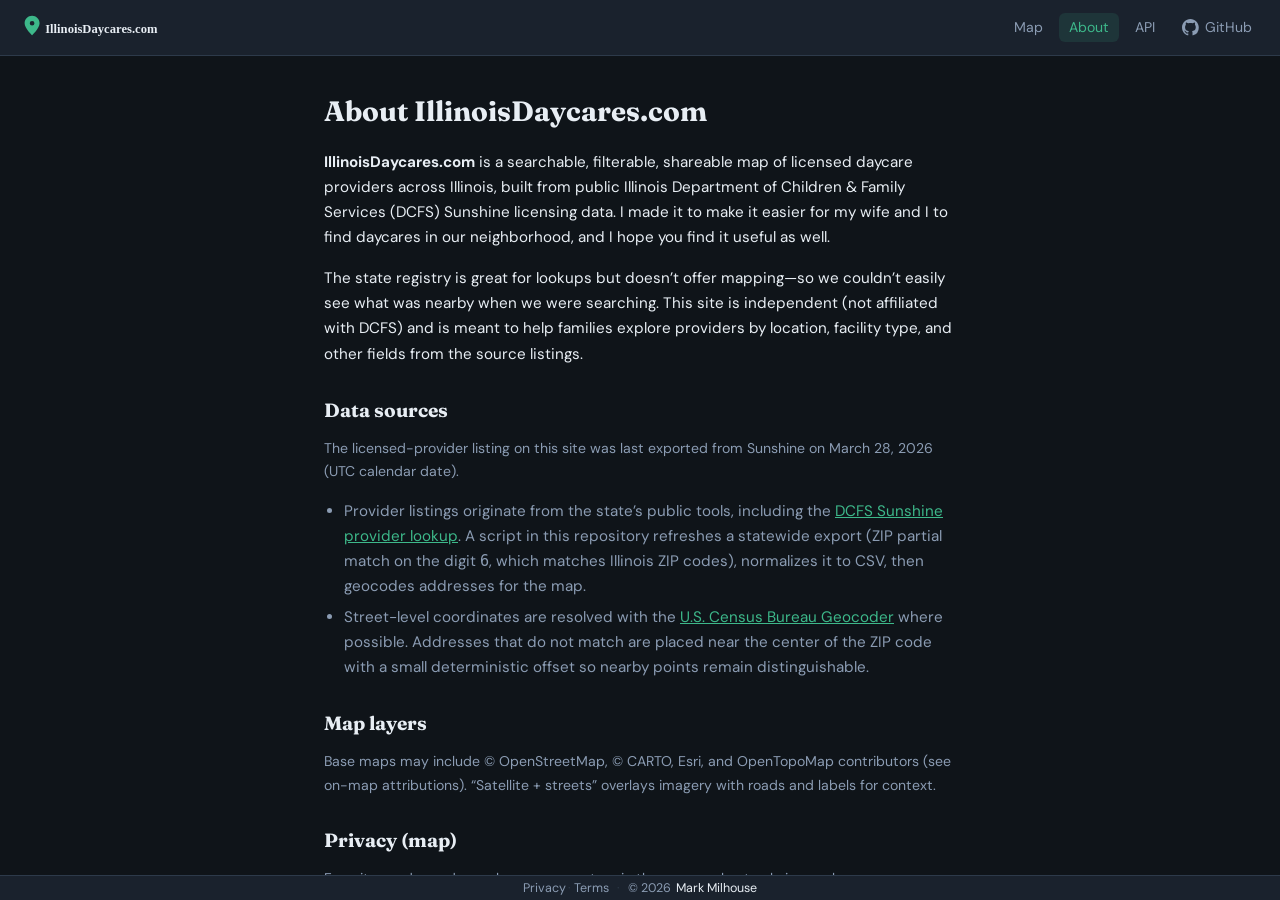
<file: about.html>
<!DOCTYPE html>
<html lang="en">
<head>
  <meta charset="utf-8" />
  <meta name="viewport" content="width=device-width, initial-scale=1" />
  <title>About — IllinoisDaycares.com</title>
  <meta name="description" content="IllinoisDaycares.com is a searchable, filterable, shareable map of licensed Illinois daycare providers from DCFS Sunshine data. How it is built, sources, and disclaimers." />
  <link rel="canonical" href="https://illinoisdaycares.com/about.html" />
  <meta property="og:type" content="website" />
  <meta property="og:url" content="https://illinoisdaycares.com/about.html" />
  <meta property="og:title" content="About — IllinoisDaycares.com" />
  <meta property="og:description" content="Searchable, filterable map of Illinois licensed daycare providers—data sources, how the map is built, and disclaimers." />
  <meta property="og:image" content="https://illinoisdaycares.com/assets/og-image-social.jpg" />
  <meta property="og:image:width" content="1200" />
  <meta property="og:image:height" content="669" />
  <meta property="og:image:type" content="image/jpeg" />
  <meta property="og:image:alt" content="IllinoisDaycares.com — about this map" />
  <meta name="twitter:card" content="summary_large_image" />
  <meta name="twitter:title" content="About — IllinoisDaycares.com" />
  <meta name="twitter:description" content="Searchable, filterable map of Illinois licensed daycare providers—sources, methodology, and disclaimers." />
  <meta name="twitter:image" content="https://illinoisdaycares.com/assets/og-image-social.jpg" />
  <link rel="icon" href="/assets/favicon.svg" type="image/svg+xml" />
  <link rel="preconnect" href="https://fonts.googleapis.com" />
  <link rel="preconnect" href="https://fonts.gstatic.com" crossorigin />
  <link href="https://fonts.googleapis.com/css2?family=DM+Sans:ital,opsz,wght@0,9..40,400;0,9..40,500;0,9..40,600;0,9..40,700;1,9..40,400&family=Fraunces:opsz,wght@9..144,600&display=swap" rel="stylesheet" />
  <link rel="stylesheet" href="/assets/site.css" />
</head>
<body>
  <a class="skip-link" href="#main">Skip to content</a>
  <header class="site-header">
    <a class="brand" href="/" aria-label="IllinoisDaycares.com home">
      <img src="/assets/logo.svg" width="248" height="36" alt="" />
    </a>
    <nav class="site-nav" aria-label="Primary">
      <a href="/">Map</a>
      <a href="/about.html" aria-current="page">About</a>
      <a href="/api.html">API</a>
      <a href="https://github.com/amne51ac/Illinois-Daycares" class="nav-github" rel="noopener noreferrer" target="_blank" title="Source on GitHub" aria-label="Source code on GitHub (opens in new tab)">
        <svg class="nav-github-icon" xmlns="http://www.w3.org/2000/svg" viewBox="0 0 16 16" fill="currentColor" aria-hidden="true" focusable="false"><path d="M8 0C3.58 0 0 3.58 0 8c0 3.54 2.29 6.53 5.47 7.59.4.07.55-.17.55-.38 0-.19-.01-.82-.01-1.49-2.01.37-2.53-.49-2.69-.94-.09-.23-.48-.94-.82-1.13-.28-.15-.68-.52-.01-.53.63-.01 1.08.58 1.23.82.72 1.21 1.87.87 2.33.66.07-.52.28-.87.51-1.07-1.78-.2-3.64-.89-3.64-3.95 0-.87.31-1.59.82-2.15-.08-.2-.36-1.02.08-2.12 0 0 .67-.21 2.2.82.64-.18 1.32-.27 2-.27.68 0 1.36.09 2 .27 1.53-1.04 2.2-.82 2.2-.82.44 1.1.16 1.92.08 2.12.51.56.82 1.27.82 2.15 0 3.07-1.87 3.75-3.65 3.95.29.25.54.73.54 1.48 0 1.07-.01 1.93-.01 2.2 0 .21.15.46.55.38A8.013 8.013 0 0016 8c0-4.42-3.58-8-8-8z"/></svg>
        <span aria-hidden="true">GitHub</span>
      </a>
    </nav>
  </header>
  <main id="main" class="prose">
    <h1>About IllinoisDaycares.com</h1>
    <p>
      <strong>IllinoisDaycares.com</strong> is a searchable, filterable, shareable map of licensed daycare providers
      across Illinois, built from public Illinois Department of Children &amp; Family Services (DCFS) Sunshine licensing
      data. I made it to make it easier for my wife and I to find daycares in our neighborhood, and I hope you find it
      useful as well.
    </p>
    <p>
      The state registry is great for lookups but doesn&rsquo;t offer mapping—so we couldn&rsquo;t easily see what was
      nearby when we were searching. This site is independent (not affiliated with DCFS) and is meant to help families
      explore providers by location, facility type, and other fields from the source listings.
    </p>
    <h2>Data sources</h2>
    <p id="data-export-date" class="muted data-export-date" aria-live="polite">
      Loading export date&hellip;
    </p>
    <ul>
      <li>
        Provider listings originate from the state&rsquo;s public tools, including the
        <a href="https://sunshine.dcfs.illinois.gov/Content/Licensing/Daycare/ProviderLookup.aspx">DCFS Sunshine provider lookup</a>.
        A script in this repository refreshes a statewide export (ZIP partial match on the digit <code>6</code>, which
        matches Illinois ZIP codes), normalizes it to CSV, then geocodes addresses for the map.
      </li>
      <li>
        Street-level coordinates are resolved with the
        <a href="https://geocoding.geo.census.gov/">U.S. Census Bureau Geocoder</a> where possible. Addresses that do
        not match are placed near the center of the ZIP code with a small deterministic offset so nearby points remain
        distinguishable.
      </li>
    </ul>
    <h2>Map layers</h2>
    <p class="muted">
      Base maps may include &copy; OpenStreetMap, &copy; CARTO, Esri, and OpenTopoMap contributors (see on-map
      attributions). &ldquo;Satellite + streets&rdquo; overlays imagery with roads and labels for context.
    </p>
    <h2>Privacy (map)</h2>
    <p class="muted">
      Favorites and saved search names you store in the map are kept only in your browser (<code>localStorage</code>).
      Share links you copy can include your search filters and, if you placed a pin, approximate coordinates and label in the URL.
    </p>
    <h2>Disclaimer</h2>
    <p>
      This site is not affiliated with DCFS or any provider. Information may be incomplete or out of date. Pins and
      distances are for exploration only and are not legal, medical, or enrollment advice. Always verify licenses and
      visit programs in person before making care decisions.
    </p>
    <h2>Open source</h2>
    <p>
      Source code is available under the MIT License. See the repository README for how to run the data build locally
      and deploy to GitHub Pages.
    </p>
  </main>
  <footer class="site-footer" role="contentinfo">
    <p class="site-footer-line">
      <span class="site-footer-legal">
        <a href="/privacy.html">Privacy</a><span class="site-footer-sep" aria-hidden="true">·</span><a href="/terms.html">Terms</a>
      </span>
      <span class="site-footer-sep" aria-hidden="true">·</span>
      © 2026 <a href="https://github.com/amne51ac" rel="noopener noreferrer" target="_blank" title="Mark Milhouse on GitHub" aria-label="Mark Milhouse on GitHub (opens in new tab)">Mark Milhouse</a>
    </p>
  </footer>
  <script>
    (function () {
      var el = document.getElementById("data-export-date");
      if (!el) return;
      fetch("/export_meta.json")
        .then(function (r) {
          return r.ok ? r.json() : Promise.reject(new Error("bad status"));
        })
        .then(function (m) {
          if (!m || !m.exportedAt) throw new Error("missing field");
          var d = new Date(m.exportedAt + "T12:00:00Z");
          if (isNaN(d.getTime())) throw new Error("bad date");
          var formatted = d.toLocaleDateString("en-US", {
            year: "numeric",
            month: "long",
            day: "numeric",
            timeZone: "UTC",
          });
          el.textContent =
            "The licensed-provider listing on this site was last exported from Sunshine on " +
            formatted +
            " (UTC calendar date).";
        })
        .catch(function () {
          el.textContent =
            "Sunshine export date is recorded in the repository file export_meta.json and updated when the data workflow fetches a new export.";
        });
    })();
  </script>
</body>
</html>
</file>
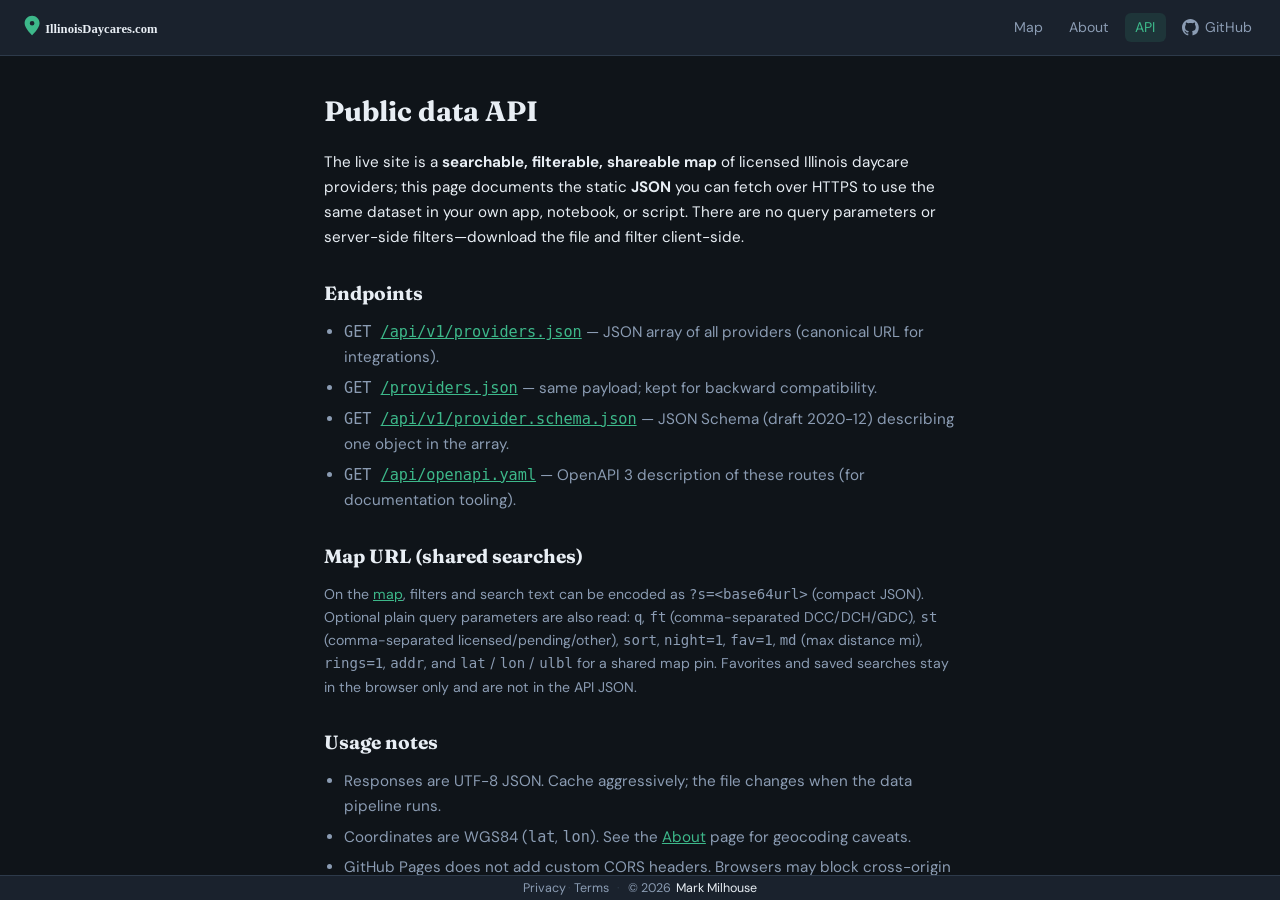
<file: api.html>
<!DOCTYPE html>
<html lang="en">
<head>
  <meta charset="utf-8" />
  <meta name="viewport" content="width=device-width, initial-scale=1" />
  <title>API — IllinoisDaycares.com</title>
  <meta name="description" content="JSON download of all Illinois licensed daycare providers for IllinoisDaycares.com—the searchable, filterable map backed by DCFS Sunshine data." />
  <link rel="canonical" href="https://illinoisdaycares.com/api.html" />
  <meta property="og:url" content="https://illinoisdaycares.com/api.html" />
  <meta property="og:title" content="API — IllinoisDaycares.com" />
  <meta property="og:description" content="Static JSON and schema for Illinois licensed daycare providers—the same dataset that powers IllinoisDaycares.com." />
  <meta property="og:image" content="https://illinoisdaycares.com/assets/og-image-social.jpg" />
  <meta property="og:image:width" content="1200" />
  <meta property="og:image:height" content="669" />
  <meta property="og:image:type" content="image/jpeg" />
  <meta property="og:image:alt" content="IllinoisDaycares.com — public data API" />
  <meta name="twitter:card" content="summary_large_image" />
  <meta name="twitter:title" content="API — IllinoisDaycares.com" />
  <meta name="twitter:description" content="Static JSON of Illinois licensed daycare providers—the dataset behind the IllinoisDaycares.com map." />
  <meta name="twitter:image" content="https://illinoisdaycares.com/assets/og-image-social.jpg" />
  <link rel="icon" href="/assets/favicon.svg" type="image/svg+xml" />
  <link rel="preconnect" href="https://fonts.googleapis.com" />
  <link rel="preconnect" href="https://fonts.gstatic.com" crossorigin />
  <link href="https://fonts.googleapis.com/css2?family=DM+Sans:ital,opsz,wght@0,9..40,400;0,9..40,600&family=Fraunces:opsz,wght@9..144,600&display=swap" rel="stylesheet" />
  <link rel="stylesheet" href="/assets/site.css" />
</head>
<body>
  <a class="skip-link" href="#main">Skip to content</a>
  <header class="site-header">
    <a class="brand" href="/" aria-label="IllinoisDaycares.com home">
      <img src="/assets/logo.svg" width="248" height="36" alt="" />
    </a>
    <nav class="site-nav" aria-label="Primary">
      <a href="/">Map</a>
      <a href="/about.html">About</a>
      <a href="/api.html" aria-current="page">API</a>
      <a href="https://github.com/amne51ac/Illinois-Daycares" class="nav-github" rel="noopener noreferrer" target="_blank" title="Source on GitHub" aria-label="Source code on GitHub (opens in new tab)">
        <svg class="nav-github-icon" xmlns="http://www.w3.org/2000/svg" viewBox="0 0 16 16" fill="currentColor" aria-hidden="true" focusable="false"><path d="M8 0C3.58 0 0 3.58 0 8c0 3.54 2.29 6.53 5.47 7.59.4.07.55-.17.55-.38 0-.19-.01-.82-.01-1.49-2.01.37-2.53-.49-2.69-.94-.09-.23-.48-.94-.82-1.13-.28-.15-.68-.52-.01-.53.63-.01 1.08.58 1.23.82.72 1.21 1.87.87 2.33.66.07-.52.28-.87.51-1.07-1.78-.2-3.64-.89-3.64-3.95 0-.87.31-1.59.82-2.15-.08-.2-.36-1.02.08-2.12 0 0 .67-.21 2.2.82.64-.18 1.32-.27 2-.27.68 0 1.36.09 2 .27 1.53-1.04 2.2-.82 2.2-.82.44 1.1.16 1.92.08 2.12.51.56.82 1.27.82 2.15 0 3.07-1.87 3.75-3.65 3.95.29.25.54.73.54 1.48 0 1.07-.01 1.93-.01 2.2 0 .21.15.46.55.38A8.013 8.013 0 0016 8c0-4.42-3.58-8-8-8z"/></svg>
        <span aria-hidden="true">GitHub</span>
      </a>
    </nav>
  </header>
  <main id="main" class="prose">
    <h1>Public data API</h1>
    <p>
      The live site is a <strong>searchable, filterable, shareable map</strong> of licensed Illinois daycare providers; this
      page documents the static <strong>JSON</strong> you can fetch over HTTPS to use the same dataset in your own app,
      notebook, or script. There are no query parameters or server-side filters—download the file and filter client-side.
    </p>
    <h2>Endpoints</h2>
    <ul>
      <li>
        <code>GET <a href="/api/v1/providers.json">/api/v1/providers.json</a></code>
        &mdash; JSON array of all providers (canonical URL for integrations).
      </li>
      <li>
        <code>GET <a href="/providers.json">/providers.json</a></code>
        &mdash; same payload; kept for backward compatibility.
      </li>
      <li>
        <code>GET <a href="/api/v1/provider.schema.json">/api/v1/provider.schema.json</a></code>
        &mdash; JSON Schema (draft 2020-12) describing one object in the array.
      </li>
      <li>
        <code>GET <a href="/api/openapi.yaml">/api/openapi.yaml</a></code>
        &mdash; OpenAPI 3 description of these routes (for documentation tooling).
      </li>
    </ul>
    <h2>Map URL (shared searches)</h2>
    <p class="muted">
      On the <a href="/">map</a>, filters and search text can be encoded as <code>?s=&lt;base64url&gt;</code> (compact JSON).
      Optional plain query parameters are also read: <code>q</code>, <code>ft</code> (comma-separated DCC/DCH/GDC),
      <code>st</code> (comma-separated licensed/pending/other), <code>sort</code>, <code>night=1</code>, <code>fav=1</code>,
      <code>md</code> (max distance mi), <code>rings=1</code>, <code>addr</code>, and <code>lat</code> / <code>lon</code> / <code>ulbl</code> for a shared map pin.
      Favorites and saved searches stay in the browser only and are not in the API JSON.
    </p>
    <h2>Usage notes</h2>
    <ul>
      <li>Responses are UTF-8 JSON. Cache aggressively; the file changes when the data pipeline runs.</li>
      <li>
        Coordinates are WGS84 (<code>lat</code>, <code>lon</code>). See the
        <a href="/about.html">About</a> page for geocoding caveats.
      </li>
      <li>
        GitHub Pages does not add custom CORS headers. Browsers may block cross-origin <code>fetch</code> from other
        sites; use a same-origin proxy or load from a server-side environment if you hit that limit.
      </li>
      <li>License: MIT (see repository <code>LICENSE</code>). Data is from public state sources; verify with DCFS before relying on it for compliance.</li>
    </ul>
  </main>
  <footer class="site-footer" role="contentinfo">
    <p class="site-footer-line">
      <span class="site-footer-legal">
        <a href="/privacy.html">Privacy</a><span class="site-footer-sep" aria-hidden="true">·</span><a href="/terms.html">Terms</a>
      </span>
      <span class="site-footer-sep" aria-hidden="true">·</span>
      © 2026 <a href="https://github.com/amne51ac" rel="noopener noreferrer" target="_blank" title="Mark Milhouse on GitHub" aria-label="Mark Milhouse on GitHub (opens in new tab)">Mark Milhouse</a>
    </p>
  </footer>
</body>
</html>
</file>
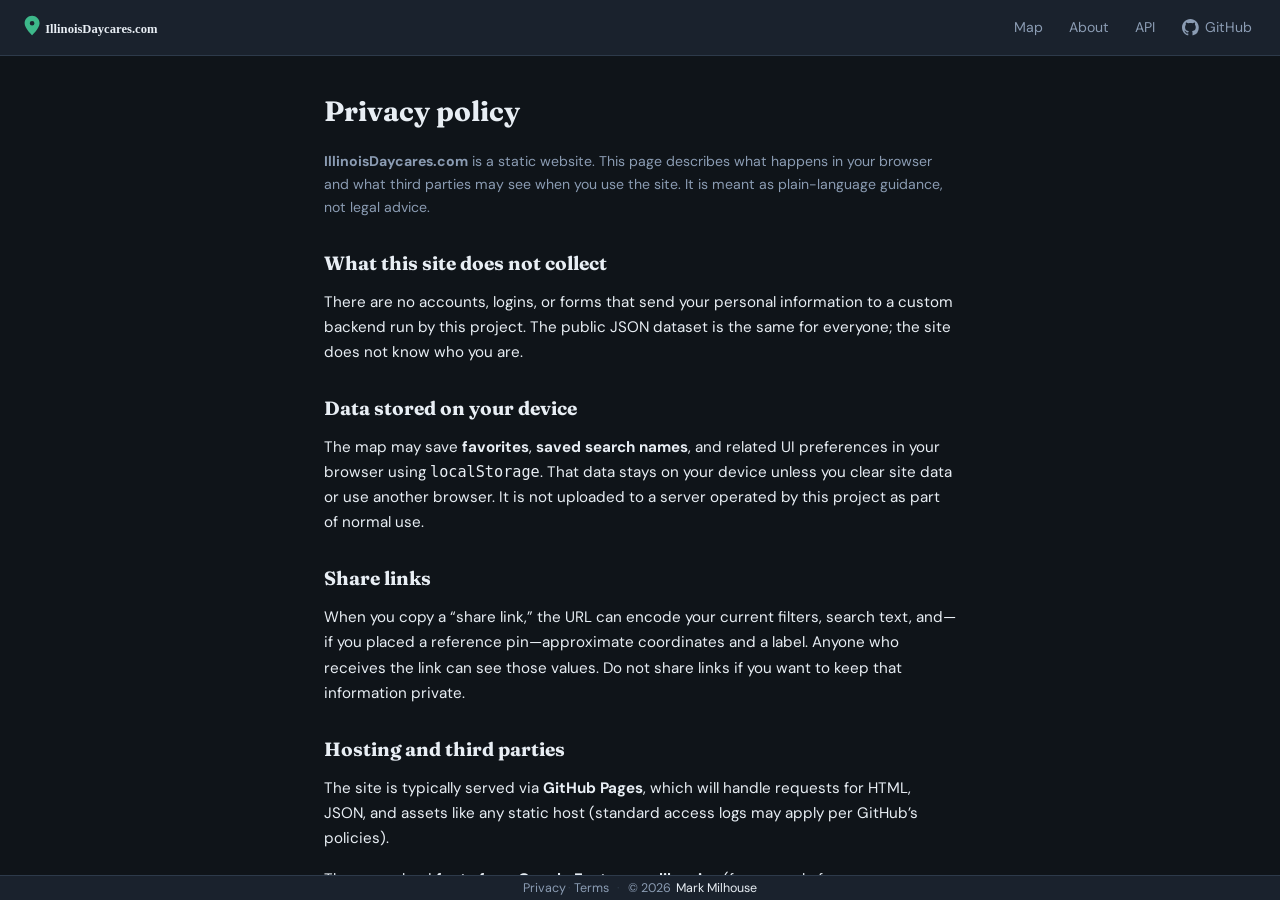
<file: privacy.html>
<!DOCTYPE html>
<html lang="en">
<head>
  <meta charset="utf-8" />
  <meta name="viewport" content="width=device-width, initial-scale=1" />
  <title>Privacy — IllinoisDaycares.com</title>
  <meta name="description" content="Privacy on IllinoisDaycares.com: the searchable Illinois daycare map—browser storage, share links, hosting, and third-party map resources." />
  <link rel="canonical" href="https://illinoisdaycares.com/privacy.html" />
  <meta property="og:type" content="website" />
  <meta property="og:url" content="https://illinoisdaycares.com/privacy.html" />
  <meta property="og:title" content="Privacy — IllinoisDaycares.com" />
  <meta property="og:description" content="Privacy practices for IllinoisDaycares.com: browser-only favorites, share links, and third-party map tiles." />
  <meta property="og:image" content="https://illinoisdaycares.com/assets/og-image-social.jpg" />
  <meta property="og:image:width" content="1200" />
  <meta property="og:image:height" content="669" />
  <meta property="og:image:type" content="image/jpeg" />
  <meta property="og:image:alt" content="IllinoisDaycares.com — privacy policy" />
  <meta name="twitter:card" content="summary_large_image" />
  <meta name="twitter:title" content="Privacy — IllinoisDaycares.com" />
  <meta name="twitter:description" content="Privacy on IllinoisDaycares.com: local storage, share URLs, and third-party map resources." />
  <meta name="twitter:image" content="https://illinoisdaycares.com/assets/og-image-social.jpg" />
  <link rel="icon" href="/assets/favicon.svg" type="image/svg+xml" />
  <link rel="preconnect" href="https://fonts.googleapis.com" />
  <link rel="preconnect" href="https://fonts.gstatic.com" crossorigin />
  <link href="https://fonts.googleapis.com/css2?family=DM+Sans:ital,opsz,wght@0,9..40,400;0,9..40,500;0,9..40,600;0,9..40,700;1,9..40,400&family=Fraunces:opsz,wght@9..144,600&display=swap" rel="stylesheet" />
  <link rel="stylesheet" href="/assets/site.css" />
</head>
<body>
  <a class="skip-link" href="#main">Skip to content</a>
  <header class="site-header">
    <a class="brand" href="/" aria-label="IllinoisDaycares.com home">
      <img src="/assets/logo.svg" width="248" height="36" alt="" />
    </a>
    <nav class="site-nav" aria-label="Primary">
      <a href="/">Map</a>
      <a href="/about.html">About</a>
      <a href="/api.html">API</a>
      <a href="https://github.com/amne51ac/Illinois-Daycares" class="nav-github" rel="noopener noreferrer" target="_blank" title="Source on GitHub" aria-label="Source code on GitHub (opens in new tab)">
        <svg class="nav-github-icon" xmlns="http://www.w3.org/2000/svg" viewBox="0 0 16 16" fill="currentColor" aria-hidden="true" focusable="false"><path d="M8 0C3.58 0 0 3.58 0 8c0 3.54 2.29 6.53 5.47 7.59.4.07.55-.17.55-.38 0-.19-.01-.82-.01-1.49-2.01.37-2.53-.49-2.69-.94-.09-.23-.48-.94-.82-1.13-.28-.15-.68-.52-.01-.53.63-.01 1.08.58 1.23.82.72 1.21 1.87.87 2.33.66.07-.52.28-.87.51-1.07-1.78-.2-3.64-.89-3.64-3.95 0-.87.31-1.59.82-2.15-.08-.2-.36-1.02.08-2.12 0 0 .67-.21 2.2.82.64-.18 1.32-.27 2-.27.68 0 1.36.09 2 .27 1.53-1.04 2.2-.82 2.2-.82.44 1.1.16 1.92.08 2.12.51.56.82 1.27.82 2.15 0 3.07-1.87 3.75-3.65 3.95.29.25.54.73.54 1.48 0 1.07-.01 1.93-.01 2.2 0 .21.15.46.55.38A8.013 8.013 0 0016 8c0-4.42-3.58-8-8-8z"/></svg>
        <span aria-hidden="true">GitHub</span>
      </a>
    </nav>
  </header>
  <main id="main" class="prose">
    <h1>Privacy policy</h1>
    <p class="muted">
      <strong>IllinoisDaycares.com</strong> is a static website. This page describes what happens in your browser and what
      third parties may see when you use the site. It is meant as plain-language guidance, not legal advice.
    </p>
    <h2>What this site does not collect</h2>
    <p>
      There are no accounts, logins, or forms that send your personal information to a custom backend run by this
      project. The public JSON dataset is the same for everyone; the site does not know who you are.
    </p>
    <h2>Data stored on your device</h2>
    <p>
      The map may save <strong>favorites</strong>, <strong>saved search names</strong>, and related UI preferences in
      your browser using <code>localStorage</code>. That data stays on your device unless you clear site data or use
      another browser. It is not uploaded to a server operated by this project as part of normal use.
    </p>
    <h2>Share links</h2>
    <p>
      When you copy a &ldquo;share link,&rdquo; the URL can encode your current filters, search text, and—if you placed
      a reference pin—approximate coordinates and a label. Anyone who receives the link can see those values. Do not
      share links if you want to keep that information private.
    </p>
    <h2>Hosting and third parties</h2>
    <p>
      The site is typically served via <strong>GitHub Pages</strong>, which will handle requests for HTML, JSON, and
      assets like any static host (standard access logs may apply per GitHub&rsquo;s policies).
    </p>
    <p>
      The pages load <strong>fonts from Google Fonts</strong>, <strong>map libraries</strong> (for example from
      unpkg/jsDelivr), and <strong>map tiles</strong> from the providers shown in the map attribution. Those services
      may process technical data such as your IP address when your browser requests their resources. See their
      respective privacy policies if you need detail.
    </p>
    <h2>Children</h2>
    <p>
      This site is a family-planning aid for adults. It is not directed at collecting information from children.
    </p>
    <h2>Changes</h2>
    <p>
      This policy may be updated occasionally. The site footer links here for the current version. Effective as of
      March 2026.
    </p>
    <p>
      <a href="/">Back to map</a>
      &nbsp;·&nbsp;
      <a href="/about.html">About</a>
    </p>
  </main>
  <footer class="site-footer" role="contentinfo">
    <p class="site-footer-line">
      <span class="site-footer-legal">
        <a href="/privacy.html" aria-current="page">Privacy</a><span class="site-footer-sep" aria-hidden="true">·</span><a href="/terms.html">Terms</a>
      </span>
      <span class="site-footer-sep" aria-hidden="true">·</span>
      © 2026 <a href="https://github.com/amne51ac" rel="noopener noreferrer" target="_blank" title="Mark Milhouse on GitHub" aria-label="Mark Milhouse on GitHub (opens in new tab)">Mark Milhouse</a>
    </p>
  </footer>
</body>
</html>
</file>
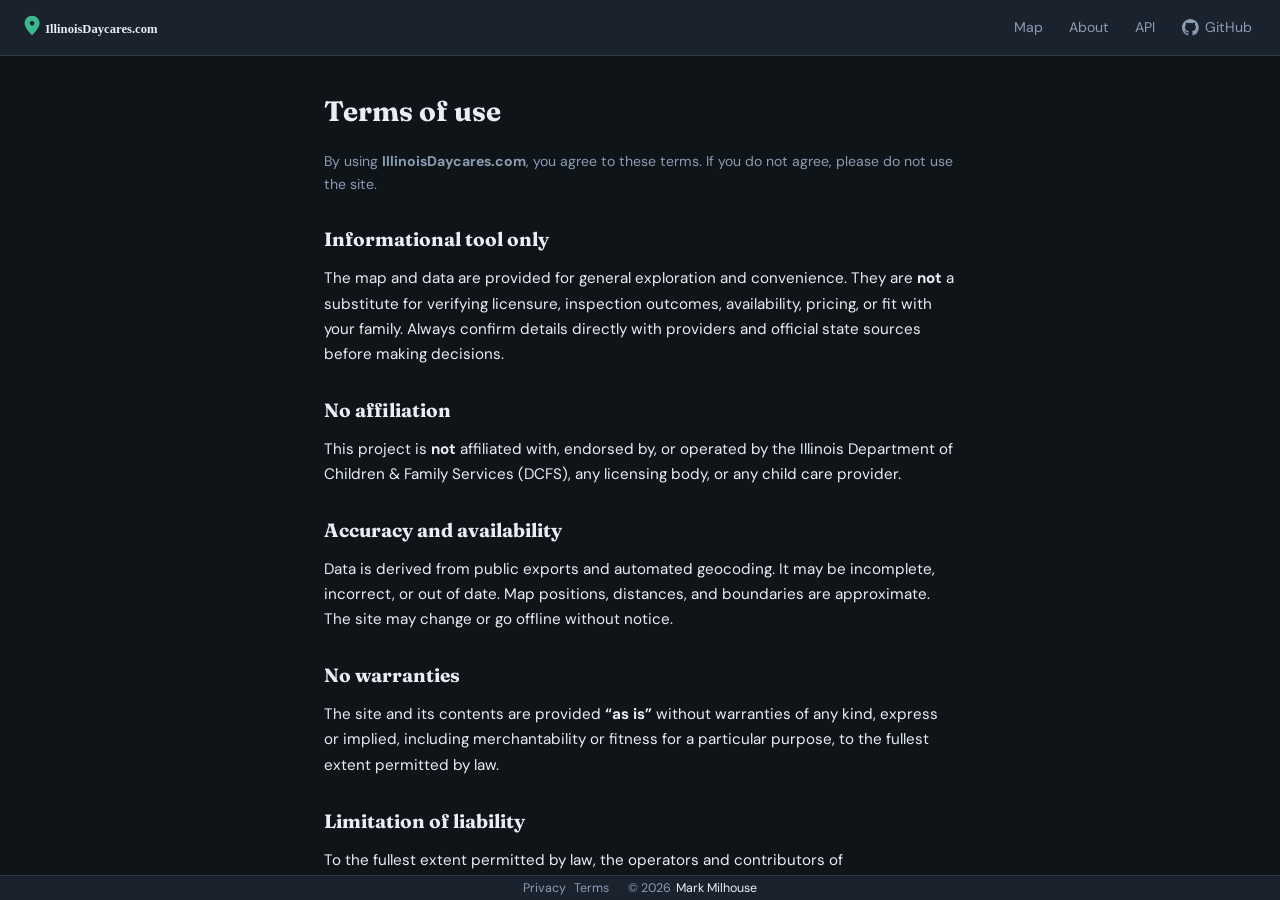
<file: terms.html>
<!DOCTYPE html>
<html lang="en">
<head>
  <meta charset="utf-8" />
  <meta name="viewport" content="width=device-width, initial-scale=1" />
  <title>Terms of use — IllinoisDaycares.com</title>
  <meta name="description" content="Terms of use for IllinoisDaycares.com—the searchable Illinois daycare map. Informational only; not affiliated with DCFS." />
  <link rel="canonical" href="https://illinoisdaycares.com/terms.html" />
  <meta property="og:type" content="website" />
  <meta property="og:url" content="https://illinoisdaycares.com/terms.html" />
  <meta property="og:title" content="Terms of use — IllinoisDaycares.com" />
  <meta property="og:description" content="Terms for IllinoisDaycares.com: informational map of licensed daycare providers; no warranty; not affiliated with DCFS." />
  <meta property="og:image" content="https://illinoisdaycares.com/assets/og-image-social.jpg" />
  <meta property="og:image:width" content="1200" />
  <meta property="og:image:height" content="669" />
  <meta property="og:image:type" content="image/jpeg" />
  <meta property="og:image:alt" content="IllinoisDaycares.com — terms of use" />
  <meta name="twitter:card" content="summary_large_image" />
  <meta name="twitter:title" content="Terms of use — IllinoisDaycares.com" />
  <meta name="twitter:description" content="Terms for IllinoisDaycares.com: informational Illinois daycare map; no warranty." />
  <meta name="twitter:image" content="https://illinoisdaycares.com/assets/og-image-social.jpg" />
  <link rel="icon" href="/assets/favicon.svg" type="image/svg+xml" />
  <link rel="preconnect" href="https://fonts.googleapis.com" />
  <link rel="preconnect" href="https://fonts.gstatic.com" crossorigin />
  <link href="https://fonts.googleapis.com/css2?family=DM+Sans:ital,opsz,wght@0,9..40,400;0,9..40,500;0,9..40,600;0,9..40,700;1,9..40,400&family=Fraunces:opsz,wght@9..144,600&display=swap" rel="stylesheet" />
  <link rel="stylesheet" href="/assets/site.css" />
</head>
<body>
  <a class="skip-link" href="#main">Skip to content</a>
  <header class="site-header">
    <a class="brand" href="/" aria-label="IllinoisDaycares.com home">
      <img src="/assets/logo.svg" width="248" height="36" alt="" />
    </a>
    <nav class="site-nav" aria-label="Primary">
      <a href="/">Map</a>
      <a href="/about.html">About</a>
      <a href="/api.html">API</a>
      <a href="https://github.com/amne51ac/Illinois-Daycares" class="nav-github" rel="noopener noreferrer" target="_blank" title="Source on GitHub" aria-label="Source code on GitHub (opens in new tab)">
        <svg class="nav-github-icon" xmlns="http://www.w3.org/2000/svg" viewBox="0 0 16 16" fill="currentColor" aria-hidden="true" focusable="false"><path d="M8 0C3.58 0 0 3.58 0 8c0 3.54 2.29 6.53 5.47 7.59.4.07.55-.17.55-.38 0-.19-.01-.82-.01-1.49-2.01.37-2.53-.49-2.69-.94-.09-.23-.48-.94-.82-1.13-.28-.15-.68-.52-.01-.53.63-.01 1.08.58 1.23.82.72 1.21 1.87.87 2.33.66.07-.52.28-.87.51-1.07-1.78-.2-3.64-.89-3.64-3.95 0-.87.31-1.59.82-2.15-.08-.2-.36-1.02.08-2.12 0 0 .67-.21 2.2.82.64-.18 1.32-.27 2-.27.68 0 1.36.09 2 .27 1.53-1.04 2.2-.82 2.2-.82.44 1.1.16 1.92.08 2.12.51.56.82 1.27.82 2.15 0 3.07-1.87 3.75-3.65 3.95.29.25.54.73.54 1.48 0 1.07-.01 1.93-.01 2.2 0 .21.15.46.55.38A8.013 8.013 0 0016 8c0-4.42-3.58-8-8-8z"/></svg>
        <span aria-hidden="true">GitHub</span>
      </a>
    </nav>
  </header>
  <main id="main" class="prose">
    <h1>Terms of use</h1>
    <p class="muted">
      By using <strong>IllinoisDaycares.com</strong>, you agree to these terms. If you do not agree, please do not use the
      site.
    </p>
    <h2>Informational tool only</h2>
    <p>
      The map and data are provided for general exploration and convenience. They are <strong>not</strong> a substitute
      for verifying licensure, inspection outcomes, availability, pricing, or fit with your family. Always confirm
      details directly with providers and official state sources before making decisions.
    </p>
    <h2>No affiliation</h2>
    <p>
      This project is <strong>not</strong> affiliated with, endorsed by, or operated by the Illinois Department of
      Children &amp; Family Services (DCFS), any licensing body, or any child care provider.
    </p>
    <h2>Accuracy and availability</h2>
    <p>
      Data is derived from public exports and automated geocoding. It may be incomplete, incorrect, or out of date.
      Map positions, distances, and boundaries are approximate. The site may change or go offline without notice.
    </p>
    <h2>No warranties</h2>
    <p>
      The site and its contents are provided <strong>&ldquo;as is&rdquo;</strong> without warranties of any kind, express
      or implied, including merchantability or fitness for a particular purpose, to the fullest extent permitted by
      law.
    </p>
    <h2>Limitation of liability</h2>
    <p>
      To the fullest extent permitted by law, the operators and contributors of IllinoisDaycares.com are not liable for
      any damages or losses arising from your use of, or inability to use, the site or the data it displays—including
      indirect or consequential damages.
    </p>
    <h2>Acceptable use</h2>
    <p>
      Do not use the site in a way that violates applicable law, harasses others, or places unreasonable load on
      infrastructure (for example, aggressive automated scraping against static hosting limits instead of downloading
      the published JSON dataset for bulk use).
    </p>
    <h2>Software license</h2>
    <p>
      Source code for the project is offered under the MIT License where noted in the repository. That license governs
      the code, not the underlying government or third-party data.
    </p>
    <h2>Changes</h2>
    <p>
      These terms may be updated from time to time. Continued use after changes constitutes acceptance of the updated
      terms. Effective as of March 2026.
    </p>
    <p>
      <a href="/">Back to map</a>
      &nbsp;·&nbsp;
      <a href="/privacy.html">Privacy</a>
    </p>
  </main>
  <footer class="site-footer" role="contentinfo">
    <p class="site-footer-line">
      <span class="site-footer-legal">
        <a href="/privacy.html">Privacy</a><span class="site-footer-sep" aria-hidden="true">·</span><a href="/terms.html" aria-current="page">Terms</a>
      </span>
      <span class="site-footer-sep" aria-hidden="true">·</span>
      © 2026 <a href="https://github.com/amne51ac" rel="noopener noreferrer" target="_blank" title="Mark Milhouse on GitHub" aria-label="Mark Milhouse on GitHub (opens in new tab)">Mark Milhouse</a>
    </p>
  </footer>
</body>
</html>
</file>
<file: assets/site.css>
:root {
  --bg: #0f1419;
  --panel: #1a222d;
  --border: #2d3a4a;
  --text: #e8eef4;
  --muted: #8b9cb3;
  --accent: #3db88a;
  --accent-dim: #2a8f6a;
  --danger: #e07a7a;
  --map-h: 100vh;
}
* { box-sizing: border-box; }
html {
  overflow-x: hidden;
  -webkit-text-size-adjust: 100%;
}
html, body { height: 100%; margin: 0; font-family: "DM Sans", system-ui, sans-serif; background: var(--bg); color: var(--text); }
body {
  display: flex;
  flex-direction: column;
  min-height: 100vh;
  min-height: 100dvh;
  overflow-x: hidden;
  width: 100%;
  max-width: 100vw;
}
.skip-link {
  position: absolute;
  left: -9999px;
  z-index: 3000;
  padding: 0.5rem 1rem;
  background: var(--accent);
  color: var(--bg);
}
.skip-link:focus { left: 0.5rem; top: 0.5rem; }
.visually-hidden {
  position: absolute;
  width: 1px;
  height: 1px;
  padding: 0;
  margin: -1px;
  overflow: hidden;
  clip: rect(0, 0, 0, 0);
  white-space: nowrap;
  border: 0;
}
a { color: var(--accent); }
a:hover { text-decoration: underline; }

.site-header {
  display: flex;
  align-items: center;
  justify-content: space-between;
  gap: 0.5rem 0.75rem;
  padding: 0.65rem 1.1rem;
  border-bottom: 1px solid var(--border);
  flex-shrink: 0;
  width: 100%;
  max-width: 100%;
  min-width: 0;
}
.site-header .brand {
  display: inline-flex;
  align-items: center;
  gap: 0.5rem;
  text-decoration: none;
  color: var(--text);
  font-family: "Fraunces", Georgia, serif;
  font-weight: 600;
  font-size: 1.05rem;
  letter-spacing: -0.02em;
  min-width: 0;
  flex-shrink: 1;
}
.site-header .brand:hover { text-decoration: none; opacity: 0.92; }
.site-header .brand img {
  display: block;
  /* SVG viewBox 248×36 — max-width must allow full width at this height or the browser scales both axes down */
  height: 34px;
  width: auto;
  max-width: min(236px, calc(100vw - 11rem));
  object-fit: contain;
  flex-shrink: 0;
}
.site-nav {
  display: flex;
  align-items: center;
  justify-content: flex-end;
  gap: 0.35rem;
  font-size: 0.88rem;
  min-width: 0;
  flex-shrink: 0;
}
.site-nav a {
  color: var(--muted);
  text-decoration: none;
  padding: 0.35rem 0.65rem;
  border-radius: 6px;
}
.site-nav a:hover { color: var(--accent); background: rgba(61, 184, 138, 0.08); }
.site-nav a[aria-current="page"] {
  color: var(--accent);
  background: rgba(61, 184, 138, 0.12);
}
.site-nav a.nav-github {
  display: inline-flex;
  align-items: center;
  gap: 0.4rem;
}
.site-nav .nav-github-icon {
  width: 1.05rem;
  height: 1.05rem;
  flex-shrink: 0;
  vertical-align: middle;
}

.site-footer {
  flex-shrink: 0;
  padding: 0.25rem 0.75rem;
  padding-bottom: calc(0.25rem + env(safe-area-inset-bottom, 0px));
  border-top: 1px solid var(--border);
  background: var(--panel);
  text-align: center;
  width: 100%;
  max-width: 100%;
  box-sizing: border-box;
}
.site-footer p {
  margin: 0;
  font-size: 0.78rem;
  line-height: 1.3;
  color: var(--muted);
  word-break: break-word;
}
.site-footer-line {
  display: flex;
  flex-wrap: wrap;
  align-items: center;
  justify-content: center;
  gap: 0.35rem;
}
.site-footer-sep {
  margin: 0 0.15rem;
  color: var(--border);
  user-select: none;
}
.site-footer a {
  color: var(--text);
  text-decoration: none;
}
.site-footer a:hover {
  color: var(--accent);
  text-decoration: underline;
}
.site-footer-legal a {
  color: var(--muted);
}
.site-footer-legal a:hover {
  color: var(--accent);
}

/* Prose pages (About, API, Privacy, Terms): header/footer stay visible; main scrolls */
body:has(> main.prose) {
  height: 100vh;
  height: 100dvh;
  max-height: 100dvh;
  overflow: hidden;
}
body:has(> main.prose) > .site-header {
  flex-shrink: 0;
  background: var(--panel);
}
body:has(> main.prose) > main.prose {
  flex: 1 1 0;
  min-height: 0;
  overflow-y: auto;
  -webkit-overflow-scrolling: touch;
}
body:has(> main.prose) > .site-footer {
  flex-shrink: 0;
}

/* Home map page: landmark wrapper (Lighthouse / a11y) */
.app-main {
  flex: 1 1 0;
  min-height: 0;
  min-width: 0;
  width: 100%;
  max-width: 100%;
  overflow: hidden;
  display: flex;
  flex-direction: column;
}
.app-main > .app {
  flex: 1 1 0;
  min-height: 0;
}
.app {
  display: grid;
  grid-template-columns: minmax(min(100%, 300px), 400px) minmax(0, 1fr);
  width: 100%;
  max-width: 100%;
  min-width: 0;
  overflow: hidden;
}
.app > .sidebar,
.app > #map {
  min-width: 0;
  max-width: 100%;
}
@media (max-width: 900px) {
  .site-header {
    flex-wrap: nowrap;
    align-items: center;
    gap: 0.35rem 0.45rem;
    padding: 0.45rem max(0.5rem, env(safe-area-inset-left)) 0.45rem max(0.5rem, env(safe-area-inset-right));
    min-width: 0;
  }
  .site-header .brand {
    min-width: 0;
  }
  .site-header .brand img {
    height: 28px;
    max-width: min(200px, calc(100vw - 11rem));
  }
  .site-nav {
    font-size: 0.72rem;
    flex: 1 1 auto;
    justify-content: flex-end;
    flex-wrap: nowrap;
    gap: 0.08rem;
    min-width: 0;
    max-width: none;
    overflow-x: auto;
    overscroll-behavior-x: contain;
    -webkit-overflow-scrolling: touch;
    scrollbar-width: none;
  }
  .site-nav::-webkit-scrollbar {
    display: none;
  }
  .site-nav a {
    padding: 0.26rem 0.34rem;
    flex-shrink: 0;
    white-space: nowrap;
  }
  .site-nav a.nav-github {
    position: relative;
    gap: 0;
    padding: 0.28rem 0.45rem;
  }
  .site-nav a.nav-github span {
    position: absolute;
    width: 1px;
    height: 1px;
    padding: 0;
    margin: -1px;
    overflow: hidden;
    clip: rect(0, 0, 0, 0);
    white-space: nowrap;
    border: 0;
  }
  .site-footer {
    padding: 0.2rem 0.55rem;
    padding-bottom: calc(0.2rem + env(safe-area-inset-bottom, 0px));
  }
  .site-footer p {
    font-size: 0.7rem;
    line-height: 1.25;
  }
  .app {
    display: flex;
    flex-direction: column;
    flex: 1 1 0;
    min-height: 0;
    overflow: hidden;
  }
  /* Collapsed: compact chrome + full-height map. Expanded (body.mobile-list-open): full-height list, map hidden. */
  body:not(.mobile-list-open) .sidebar {
    flex: 0 1 auto;
    max-height: min(46dvh, 520px);
  }
  body.mobile-list-open .sidebar {
    flex: 1 1 0;
    max-height: none;
    min-height: 0;
  }
  .sidebar {
    min-height: 0;
    overflow-x: hidden;
    overflow-y: auto;
    overscroll-behavior-y: contain;
    -webkit-overflow-scrolling: touch;
    touch-action: pan-y;
    position: relative;
    z-index: 1002;
  }
  #map {
    flex: 1 1 0;
    min-height: min(180px, 28dvh);
    z-index: 1;
  }
  body.mobile-list-open #map {
    flex: 0 0 0 !important;
    width: 0 !important;
    height: 0 !important;
    min-height: 0 !important;
    margin: 0 !important;
    padding: 0 !important;
    overflow: hidden !important;
    visibility: hidden;
    pointer-events: none;
    border: none;
  }
  .filters-wrap[open] .filters {
    max-height: none;
    overflow: visible;
  }
  .mobile-list-drawer {
    flex-shrink: 0;
  }
  .mobile-list-drawer[open] {
    flex: 1 1 0;
    min-height: 0;
    display: flex;
    flex-direction: column;
    overflow: hidden;
  }
  .mobile-list-drawer[open] > summary {
    flex-shrink: 0;
  }
  .mobile-list-drawer[open] .list-wrap {
    flex: 1 1 0;
    min-height: 0;
    overflow: auto;
    -webkit-overflow-scrolling: touch;
  }
  .mobile-list-drawer:not([open]) .list-wrap {
    /* content hidden by <details> */
    min-height: 0;
  }
  body:not(.mobile-list-open) .list-wrap {
    flex: 0 0 auto;
    min-height: 0;
  }
  /* Tighter intro on small screens so the provider list appears sooner while scrolling */
  .sidebar .intro {
    padding: 0.65rem 1rem 0.45rem;
  }
  .sidebar .intro h1 {
    font-size: 1.08rem;
    margin-bottom: 0.28rem;
  }
  .sidebar .intro .sub {
    font-size: 0.76rem;
    line-height: 1.4;
  }
  .sidebar .intro .sub + .sub {
    margin-top: 0.45rem;
  }
}
.sidebar {
  background: var(--panel);
  border-right: 1px solid var(--border);
  display: flex;
  flex-direction: column;
  min-height: 0;
  overflow-x: hidden;
}

@media (min-width: 901px) {
  .site-header .brand {
    flex-shrink: 0;
  }
  .sidebar {
    overflow-y: hidden;
    z-index: 500;
  }
  .mobile-list-drawer {
    flex: 1 1 0;
    min-height: 0;
    display: flex;
    flex-direction: column;
    overflow: hidden;
    border-bottom: none;
  }
  .mobile-list-drawer > summary {
    display: none !important;
  }
  .mobile-list-drawer .list-wrap {
    flex: 1 1 0;
    min-height: 0;
  }
  .filters-wrap[open] .filters {
    max-height: min(46vh, 380px);
    overflow-y: auto;
    -webkit-overflow-scrolling: touch;
  }
}

.sidebar .intro {
  padding: 0.85rem 1.1rem 0.5rem;
  border-bottom: 1px solid var(--border);
}
.sidebar .intro h1 {
  font-family: "Fraunces", Georgia, serif;
  font-size: 1.2rem;
  font-weight: 600;
  margin: 0 0 0.35rem;
  letter-spacing: -0.02em;
}
.sidebar .intro .sub {
  font-size: 0.8rem;
  color: var(--muted);
  line-height: 1.45;
  margin: 0;
}
.sidebar .intro .sub + .sub {
  margin-top: 0.55rem;
}
.sidebar .intro time {
  font-weight: 500;
  color: var(--text);
}

/* Welcome: one paragraph; narrow screens hide tail + inline More; Less sits after full text */
.intro-welcome-p {
  margin: 0;
}
.intro-welcome-tail {
  display: inline;
}
.intro-welcome-toggle {
  display: none;
  font: inherit;
  font-size: inherit;
  line-height: inherit;
  padding: 0;
  margin: 0;
  border: none;
  background: none;
  color: var(--accent);
  font-weight: 600;
  text-decoration: underline;
  text-underline-offset: 0.12em;
  cursor: pointer;
  vertical-align: baseline;
  white-space: nowrap;
  -webkit-appearance: none;
  appearance: none;
}
/* JS sets html.intro-narrow from innerWidth so collapse matches Brave iOS / dynamic viewports. */
html.intro-narrow .intro-welcome-p:not(.intro-welcome--expanded) .intro-welcome-tail {
  display: none !important;
}
html.intro-narrow .intro-welcome-toggle {
  display: inline-flex;
  align-items: center;
  margin-left: 0.35rem;
  min-height: 44px;
  padding: 0.2rem 0.65rem;
  border-radius: 999px;
  box-sizing: border-box;
  vertical-align: middle;
  background: rgba(255, 255, 255, 0.07);
  border: 1px solid var(--border);
  color: var(--text);
  text-decoration: none;
}
.intro-welcome-toggle:focus-visible {
  outline: 2px solid var(--accent);
  outline-offset: 2px;
  border-radius: 2px;
}
@media (min-width: 901px) {
  .intro-welcome-tail {
    display: inline !important;
  }
  html:not(.intro-narrow) .intro-welcome-toggle {
    display: none !important;
  }
}

.filters-wrap {
  border-bottom: 1px solid var(--border);
}
.filters-wrap > summary {
  list-style: none;
  cursor: pointer;
  padding: 0.65rem 1.1rem;
  font-size: 0.78rem;
  font-weight: 600;
  text-transform: uppercase;
  letter-spacing: 0.07em;
  color: var(--muted);
  display: flex;
  align-items: center;
  justify-content: space-between;
  gap: 0.5rem;
  user-select: none;
}
.filters-wrap > summary::-webkit-details-marker { display: none; }
.filters-wrap > summary::after {
  content: "";
  width: 0.45rem;
  height: 0.45rem;
  border-right: 2px solid var(--muted);
  border-bottom: 2px solid var(--muted);
  transform: rotate(45deg);
  transition: transform 0.2s ease;
  flex-shrink: 0;
}
.filters-wrap[open] > summary::after {
  transform: rotate(-135deg);
  margin-top: 0.2rem;
}
.filters-wrap > summary:hover { color: var(--text); }
.favorites-accordion-body {
  padding: 0 1.1rem 0.85rem;
}
/* Desktop sidebar does not scroll; cap favorites height so list is scrollable */
@media (min-width: 901px) {
  .favorites-accordion[open] .favorites-accordion-body {
    max-height: min(42vh, 22rem);
    overflow-y: auto;
    overscroll-behavior: contain;
    -webkit-overflow-scrolling: touch;
  }
}
.favorites-empty {
  margin: 0;
  font-size: 0.8rem;
  line-height: 1.45;
}
.favorites-accordion-list {
  list-style: none;
  margin: 0;
  padding: 0;
  display: flex;
  flex-direction: column;
  gap: 0.35rem;
}
.favorites-accordion-item {
  display: flex;
  align-items: stretch;
  gap: 0.25rem;
  border-radius: 6px;
  border: 1px solid var(--border);
  overflow: hidden;
  background: var(--bg);
}
.favorites-accordion-row {
  flex: 1;
  min-width: 0;
  display: flex;
  align-items: center;
  justify-content: space-between;
  gap: 0.5rem;
  padding: 0.4rem 0.5rem;
  border: none;
  background: transparent;
  color: var(--text);
  font: inherit;
  font-size: 0.8rem;
  text-align: left;
  cursor: pointer;
}
.favorites-accordion-row:hover {
  background: rgba(255, 255, 255, 0.04);
}
.favorites-accordion-name {
  min-width: 0;
  overflow: hidden;
  text-overflow: ellipsis;
  white-space: nowrap;
}
.favorites-accordion-meta {
  flex-shrink: 0;
  font-size: 0.72rem;
}
.favorites-accordion-remove {
  flex-shrink: 0;
  width: 2rem;
  border: none;
  border-left: 1px solid var(--border);
  background: var(--panel);
  color: var(--muted);
  font-size: 1.1rem;
  line-height: 1;
  cursor: pointer;
  padding: 0;
}
.favorites-accordion-remove:hover {
  color: var(--accent);
  background: var(--bg);
}
.favorites-summary-text {
  min-width: 0;
}
.favorites-accordion-count {
  font-weight: 500;
  color: var(--muted);
}
.filters {
  padding: 0 1.1rem 0.85rem;
  display: flex;
  flex-direction: column;
  gap: 0.65rem;
  font-size: 0.82rem;
}
.filters label:not(.inline) {
  color: var(--muted);
  font-size: 0.72rem;
  text-transform: uppercase;
  letter-spacing: 0.06em;
  display: block;
  margin-bottom: 0.25rem;
}
.filters input[type="search"] {
  width: 100%;
  padding: 0.45rem 0.55rem;
  border-radius: 6px;
  border: 1px solid var(--border);
  background: var(--bg);
  color: var(--text);
  font: inherit;
}
.filters fieldset.filter-fieldset {
  border: 1px solid var(--border);
  border-radius: 8px;
  margin: 0;
  padding: 0.5rem 0.6rem 0.55rem;
}
.filters fieldset.filter-fieldset legend {
  padding: 0 0.35rem;
  font-size: 0.72rem;
  color: var(--muted);
  text-transform: uppercase;
  letter-spacing: 0.06em;
}
.radio-col { display: flex; flex-direction: column; gap: 0.35rem; }
.radio-col label.inline { font-size: 0.8rem; }
.radio-col input { accent-color: var(--accent); }
.checks { display: flex; flex-wrap: wrap; gap: 0.5rem 1rem; }
.checks label.inline {
  display: inline-flex;
  align-items: center;
  gap: 0.35rem;
  color: var(--text);
  font-size: 0.82rem;
  text-transform: none;
  letter-spacing: normal;
  cursor: pointer;
}
.checks input { accent-color: var(--accent); }
.addr-row { display: flex; gap: 0.4rem; flex-wrap: wrap; align-items: stretch; }
.addr-row input[type="text"] {
  flex: 1;
  min-width: 140px;
  padding: 0.45rem 0.55rem;
  border-radius: 6px;
  border: 1px solid var(--border);
  background: var(--bg);
  color: var(--text);
  font: inherit;
}
.btn-row { display: flex; flex-wrap: wrap; gap: 0.35rem; margin-top: 0.4rem; }
.btn-row button, .addr-row button {
  font: inherit;
  font-size: 0.78rem;
  padding: 0.4rem 0.55rem;
  border-radius: 6px;
  border: 1px solid var(--border);
  background: var(--bg);
  color: var(--text);
  cursor: pointer;
}
.btn-row button.primary, .addr-row button.primary {
  background: rgba(61, 184, 138, 0.2);
  border-color: var(--accent-dim);
  color: var(--accent);
}
.btn-row button.danger {
  color: var(--danger);
  border-color: rgba(224, 122, 122, 0.45);
}
.btn-row button:disabled { opacity: 0.45; cursor: not-allowed; }
.geo-hint { font-size: 0.72rem; color: var(--muted); margin-top: 0.35rem; line-height: 1.35; }
.geo-error { font-size: 0.75rem; color: var(--danger); margin-top: 0.35rem; }
.max-dist-row { display: flex; align-items: center; gap: 0.5rem; flex-wrap: wrap; margin-top: 0.45rem; }
.max-dist-row input[type="number"] {
  width: 4.5rem;
  padding: 0.35rem 0.45rem;
  border-radius: 6px;
  border: 1px solid var(--border);
  background: var(--bg);
  color: var(--text);
  font: inherit;
}
label.sort-dist.sort-off { opacity: 0.45; }
.meta-bar {
  padding: 0.45rem 1.1rem;
  font-size: 0.78rem;
  color: var(--muted);
  border-bottom: 1px solid var(--border);
  display: flex;
  justify-content: space-between;
  align-items: center;
  gap: 0.5rem;
}
.meta-bar button {
  font: inherit;
  font-size: 0.75rem;
  padding: 0.25rem 0.5rem;
  border-radius: 4px;
  border: 1px solid var(--border);
  background: transparent;
  color: var(--accent);
  cursor: pointer;
}
.meta-bar button:hover { border-color: var(--accent); }
.list-wrap {
  flex: 1 1 0;
  overflow: auto;
  min-height: 0;
  -webkit-overflow-scrolling: touch;
}
.list { padding: 0; }
.list.vlist { padding: 0; min-width: 0; }
.list-inner {
  position: relative;
  min-width: 0;
  box-sizing: border-box;
}
.list-slice {
  position: absolute;
  left: 0;
  right: 0;
  top: 0;
  width: 100%;
  box-sizing: border-box;
  padding: 0.35rem 0.5rem 1rem;
  will-change: transform;
}
.card {
  padding: 0.65rem 0.6rem;
  margin-bottom: 0.35rem;
  border-radius: 8px;
  border: 1px solid transparent;
  cursor: pointer;
  transition: background 0.12s, border-color 0.12s;
}
.card:hover { background: rgba(61, 184, 138, 0.08); }
.card.selected {
  background: rgba(61, 184, 138, 0.15);
  border-color: var(--accent-dim);
}
.card-top {
  display: flex;
  gap: 0.45rem;
  align-items: flex-start;
  margin-bottom: 0.25rem;
}
.card-fav {
  flex-shrink: 0;
  margin: 0;
  padding: 0.05rem 0.15rem;
  border: none;
  background: transparent;
  color: #e8b84a;
  font-size: 1.05rem;
  line-height: 1;
  cursor: pointer;
  border-radius: 4px;
}
.card-fav:hover { background: rgba(232, 184, 74, 0.12); }
.card-fav[aria-pressed="true"] { color: #ffd166; }
.card-top .name {
  flex: 1;
  min-width: 0;
  font-weight: 600;
  font-size: 0.88rem;
  line-height: 1.25;
  margin: 0;
}
.card .line { font-size: 0.75rem; color: var(--muted); }
.card .badge {
  display: inline-block;
  margin-top: 0.35rem;
  font-size: 0.65rem;
  padding: 0.15rem 0.4rem;
  border-radius: 4px;
  background: var(--bg);
  color: var(--muted);
}
#map {
  width: 100%;
  max-width: 100%;
  min-width: 0;
  background: #1c252e;
  position: relative;
  overflow: hidden;
}
@media (min-width: 901px) {
  #map {
    height: 100%;
    min-height: 200px;
  }
}
.leaflet-container {
  max-width: 100% !important;
  width: 100% !important;
}
.leaflet-popup-content-wrapper {
  border-radius: 10px;
  padding: 0;
  overflow: hidden;
}
.leaflet-popup-content { margin: 0; min-width: 0; max-width: min(320px, calc(100vw - 3rem)); }
.popup-inner { padding: 0.85rem 1rem 1rem; font-size: 0.85rem; line-height: 1.45; }
.popup-inner h3 {
  font-family: "Fraunces", Georgia, serif;
  font-size: 1rem;
  margin: 0 0 0.5rem;
  line-height: 1.25;
}
.popup-inner dl { margin: 0; display: grid; grid-template-columns: auto 1fr; gap: 0.2rem 0.65rem; font-size: 0.78rem; }
.popup-inner dt { color: var(--muted); margin: 0; }
.popup-inner dd { margin: 0; }
.popup-inner a { color: #5fd4b0; }
.popup-actions {
  margin-top: 0.65rem;
  padding-top: 0.55rem;
  border-top: 1px solid var(--border);
}
.popup-fav-btn {
  font: inherit;
  font-size: 0.8rem;
  padding: 0.4rem 0.65rem;
  border-radius: 6px;
  border: 1px solid var(--border);
  background: var(--bg);
  color: var(--text);
  cursor: pointer;
  width: 100%;
}
.popup-fav-btn[aria-pressed="true"] {
  border-color: rgba(232, 184, 74, 0.5);
  color: #ffd166;
}
.toast {
  position: fixed;
  bottom: 1.25rem;
  left: 50%;
  transform: translateX(-50%);
  z-index: 2500;
  padding: 0.55rem 1rem;
  border-radius: 8px;
  background: var(--panel);
  border: 1px solid var(--accent-dim);
  color: var(--text);
  font-size: 0.85rem;
  box-shadow: 0 8px 32px rgba(0, 0, 0, 0.4);
  max-width: min(90vw, 22rem);
  text-align: center;
}
.share-hint {
  font-size: 0.72rem;
  color: var(--muted);
  line-height: 1.4;
  margin: 0 0 0.5rem;
}
.share-actions { margin-bottom: 0.35rem; }
.save-search-row {
  display: flex;
  gap: 0.4rem;
  flex-wrap: wrap;
  align-items: stretch;
  margin-bottom: 0.5rem;
}
.save-search-row input[type="text"] {
  flex: 1;
  min-width: 120px;
  padding: 0.4rem 0.5rem;
  border-radius: 6px;
  border: 1px solid var(--border);
  background: var(--bg);
  color: var(--text);
  font: inherit;
  font-size: 0.8rem;
}
.saved-searches-box { margin-top: 0.25rem; }
.saved-label {
  font-size: 0.68rem;
  text-transform: uppercase;
  letter-spacing: 0.06em;
  color: var(--muted);
  display: block;
  margin-bottom: 0.35rem;
}
.saved-searches-list {
  list-style: none;
  margin: 0;
  padding: 0;
  display: flex;
  flex-direction: column;
  gap: 0.35rem;
}
.saved-search-item {
  display: flex;
  align-items: center;
  justify-content: space-between;
  gap: 0.5rem;
  font-size: 0.78rem;
  padding: 0.35rem 0.4rem;
  border-radius: 6px;
  background: var(--bg);
  border: 1px solid var(--border);
}
.saved-name {
  flex: 1;
  min-width: 0;
  overflow: hidden;
  text-overflow: ellipsis;
  white-space: nowrap;
  color: var(--text);
}
.saved-actions { flex-shrink: 0; white-space: nowrap; }
button.linkish {
  font: inherit;
  font-size: inherit;
  padding: 0;
  border: none;
  background: none;
  color: var(--accent);
  cursor: pointer;
  text-decoration: underline;
  text-underline-offset: 2px;
}
button.linkish:hover { color: #5fd4b0; }
button.linkish.danger-text { color: var(--danger); }
button.linkish.danger-text:hover { color: #f0a0a0; }
.loading-overlay {
  position: fixed;
  inset: 0;
  background: var(--bg);
  display: flex;
  align-items: center;
  justify-content: center;
  z-index: 2000;
  flex-direction: column;
  gap: 1rem;
}
.loading-overlay.hidden { display: none; }
.spinner {
  width: 40px;
  height: 40px;
  border: 3px solid var(--border);
  border-top-color: var(--accent);
  border-radius: 50%;
  animation: spin 0.8s linear infinite;
}
@keyframes spin { to { transform: rotate(360deg); } }
.leaflet-control-layers {
  background: var(--panel);
  color: var(--text);
  border: 1px solid var(--border) !important;
  border-radius: 8px;
  box-shadow: 0 4px 20px rgba(0, 0, 0, 0.35);
}
.leaflet-control-layers-expanded {
  padding: 0.35rem 0.5rem 0.45rem;
  min-width: 11rem;
}
.leaflet-control-layers-base label {
  display: flex;
  align-items: center;
  gap: 0.4rem;
  margin: 0.25rem 0;
  font-size: 0.75rem;
  line-height: 1.25;
  cursor: pointer;
}
.leaflet-control-layers-base input { accent-color: var(--accent); }
.leaflet-control-layers-toggle {
  background: var(--panel);
  border-radius: 8px;
  border: 1px solid var(--border);
}

/* About / API prose pages */
.prose {
  flex: 1 0 auto;
  max-width: min(42rem, 100%);
  margin: 0 auto;
  width: 100%;
  padding: 2rem min(1.25rem, 4vw) 3rem;
  line-height: 1.65;
  font-size: 0.95rem;
  overflow-wrap: break-word;
  word-break: break-word;
}
.prose h1 {
  font-family: "Fraunces", Georgia, serif;
  font-size: 1.75rem;
  margin: 0 0 1rem;
}
.prose h2 {
  font-family: "Fraunces", Georgia, serif;
  font-size: 1.2rem;
  margin: 1.75rem 0 0.65rem;
}
.prose p { margin: 0 0 1rem; color: var(--text); }
.prose ul { margin: 0 0 1rem; padding-left: 1.25rem; color: var(--muted); }
.prose li { margin-bottom: 0.35rem; }
.prose .muted { color: var(--muted); font-size: 0.88rem; }
</file>
